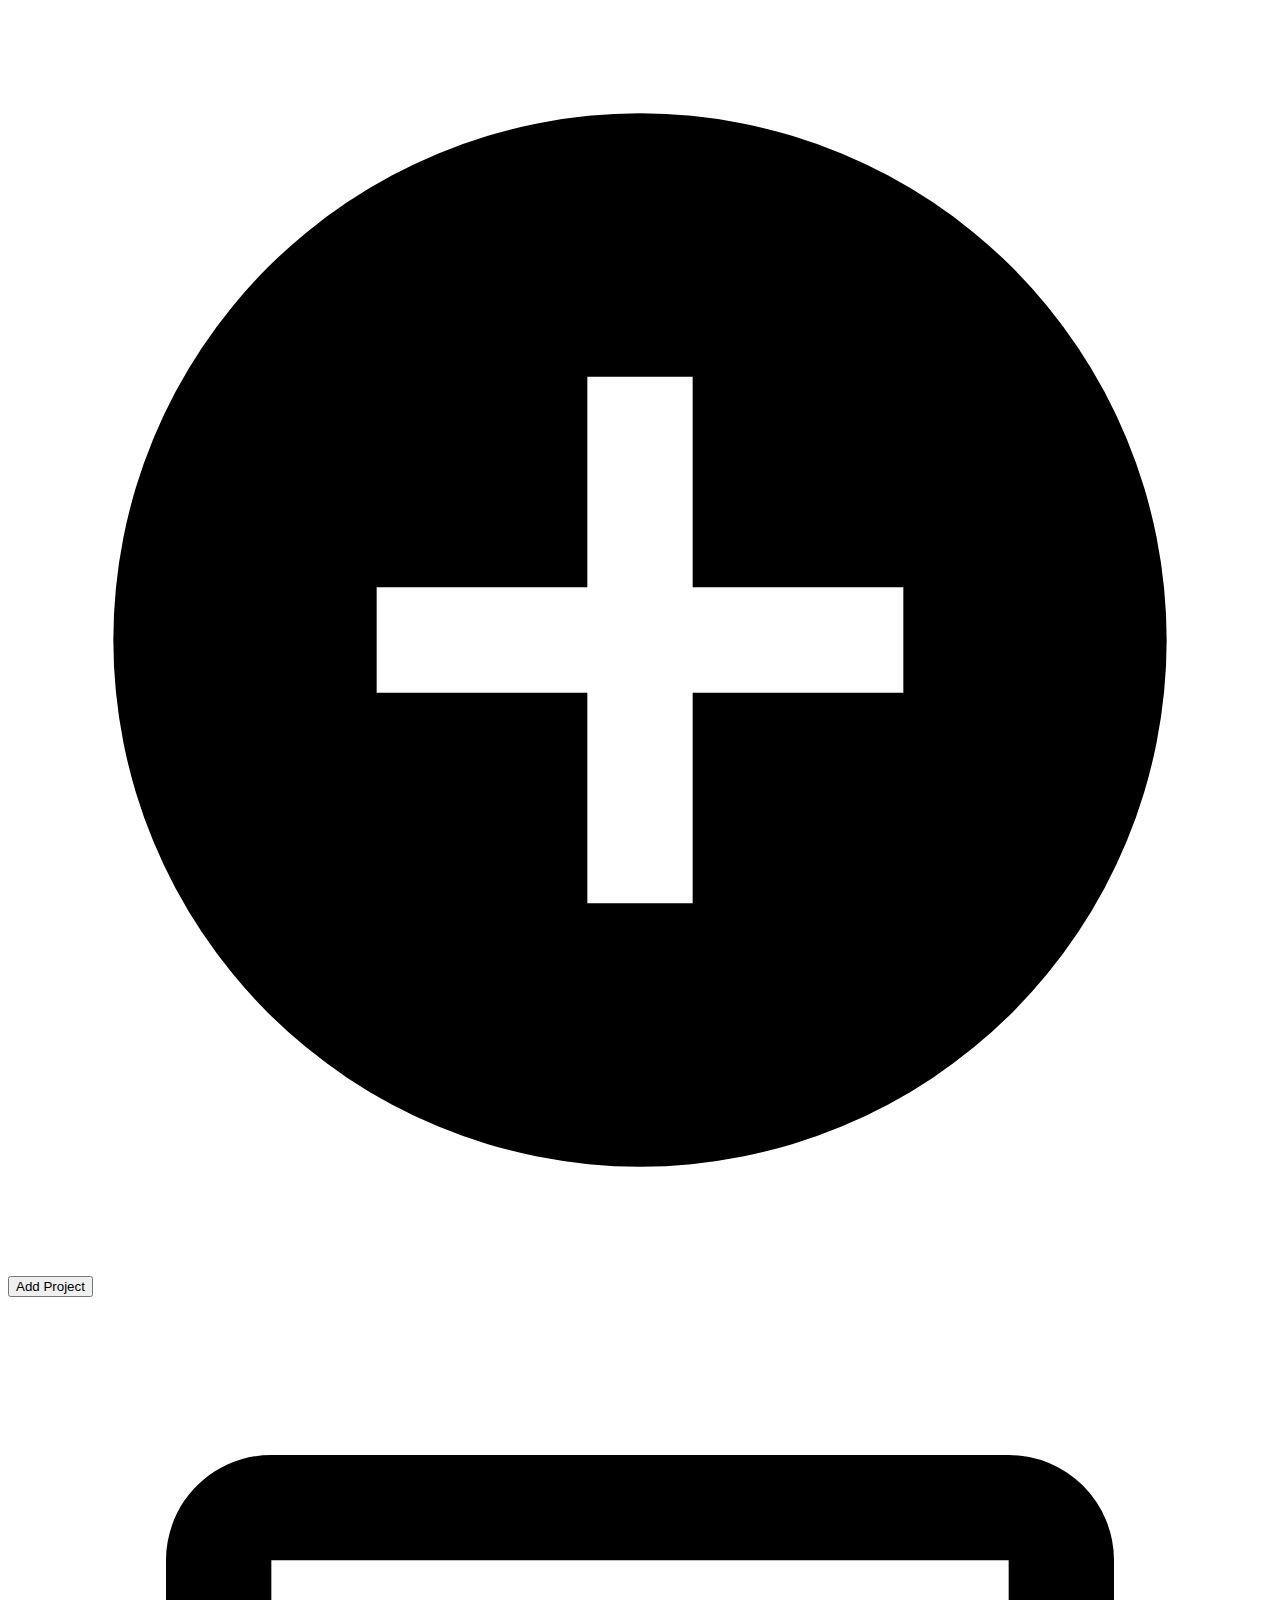
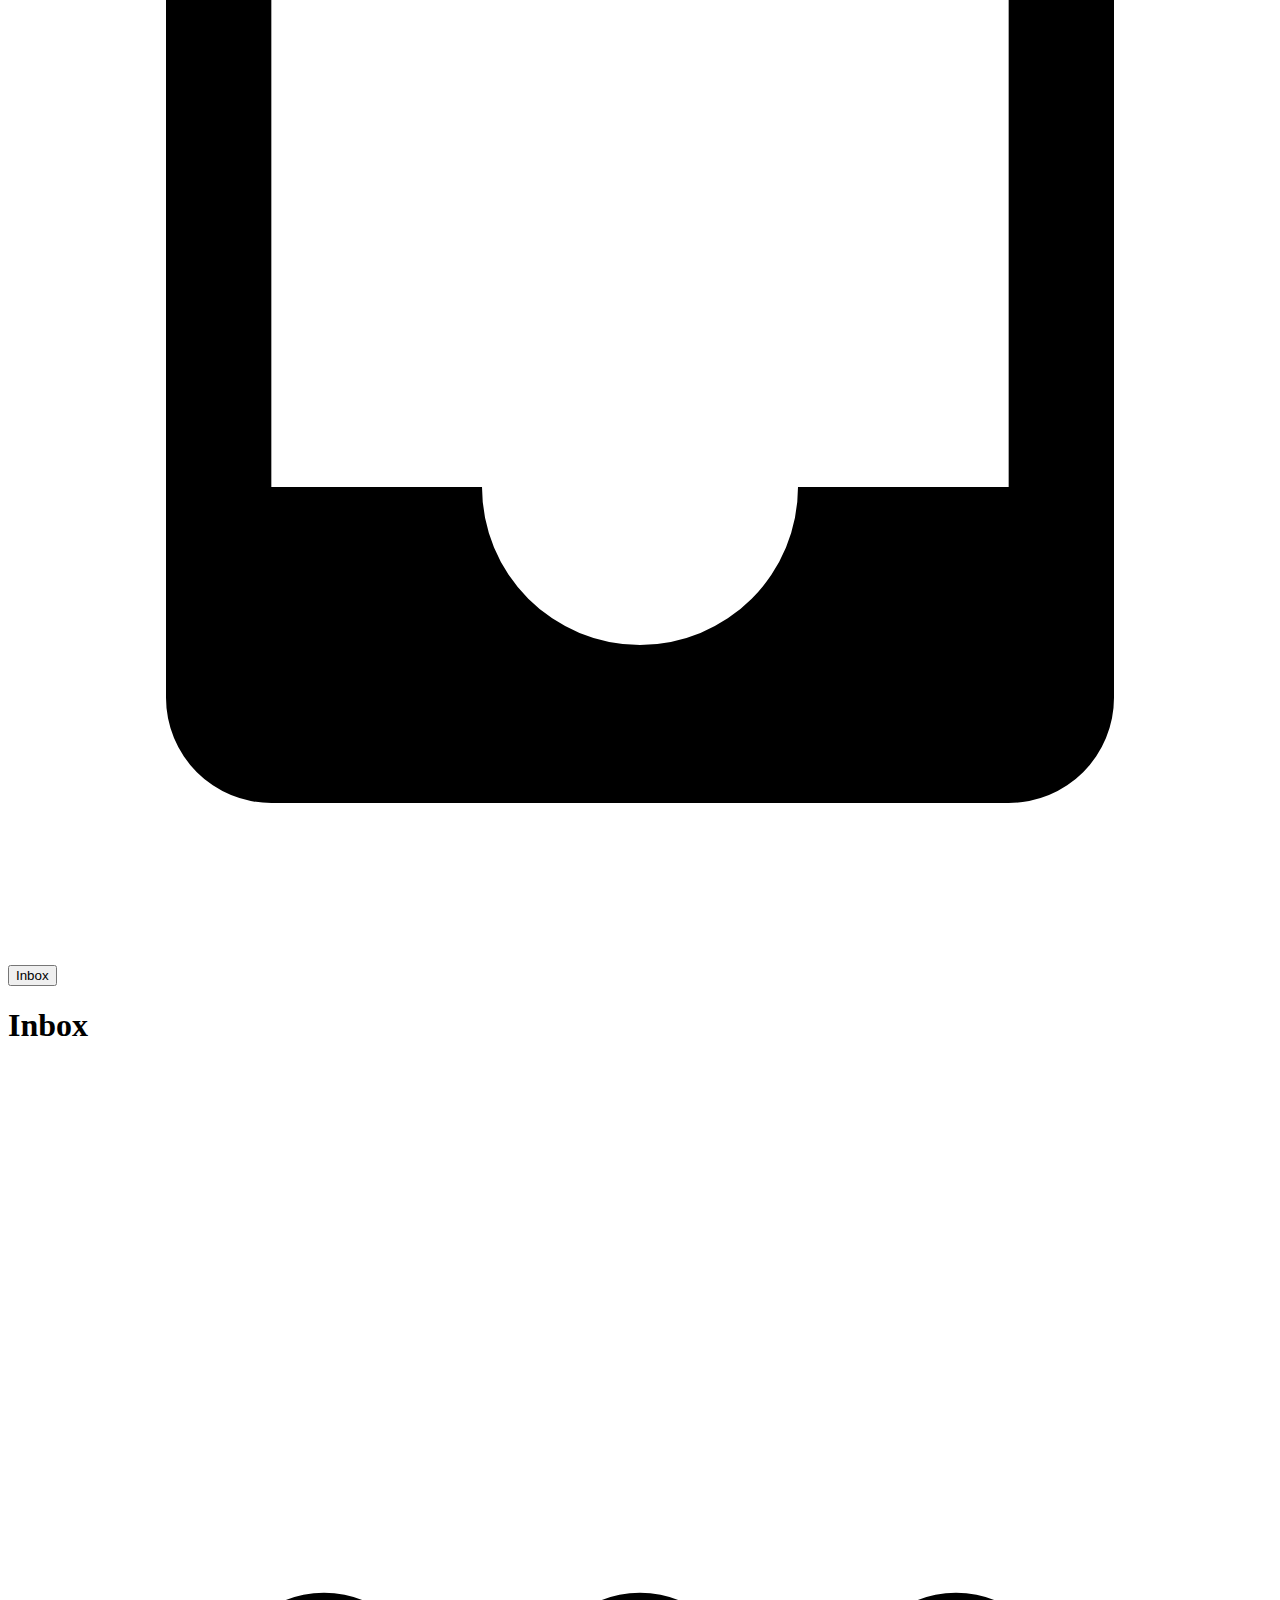
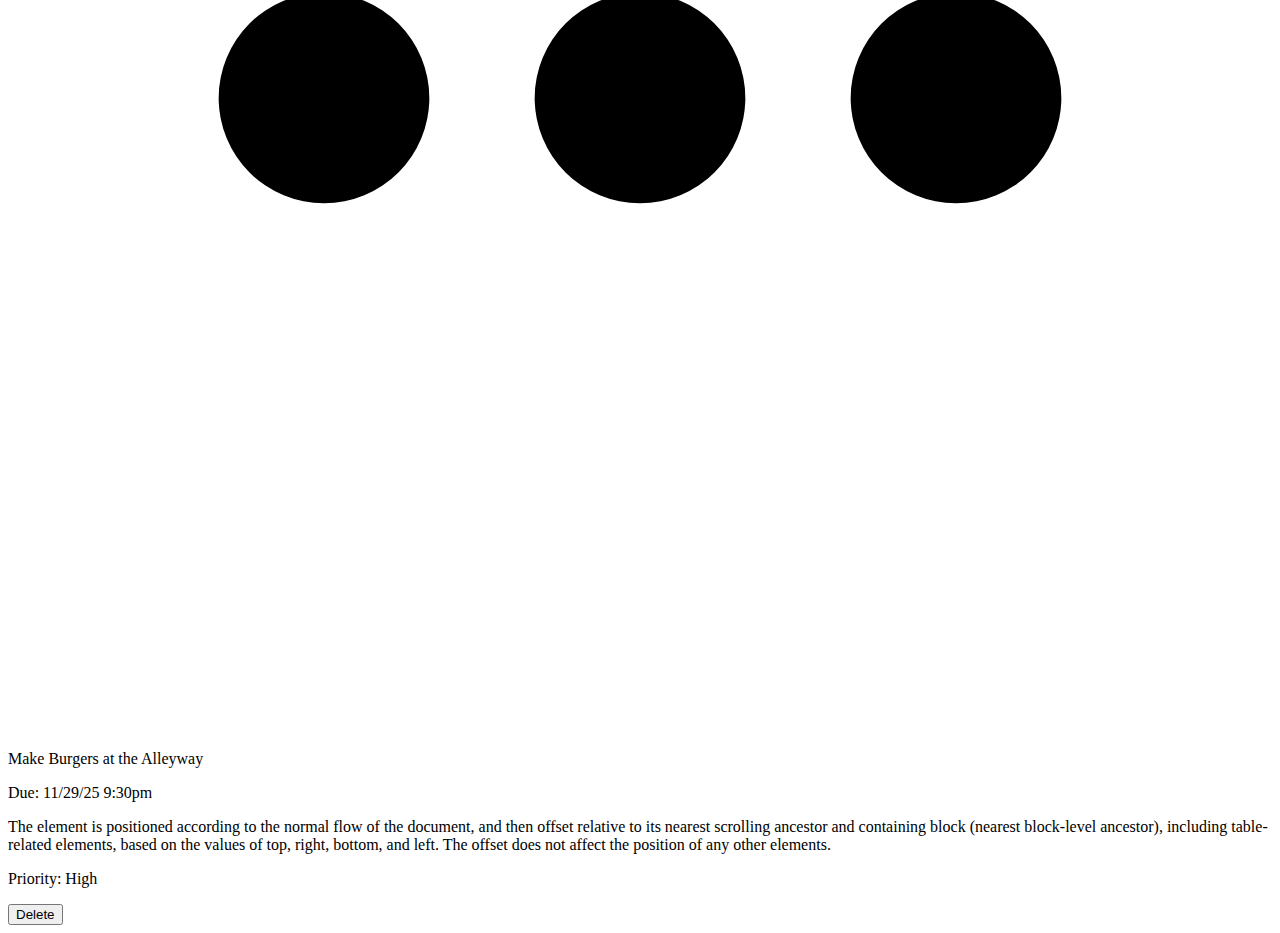
<file: dynamicUI/src/template.html>
<!doctype html>
<html lang="en">
	<head>
		<meta charset="UTF-8" />
		<meta
			name="viewport"
			content="width=device-width, initial-scale=1.0"
		/>
		<title>Dynamic UI</title>
	</head>
	<body>
		<aside id="aside">
			<nav>
				<div class="addTask">
					<img
						src="icons/plus-circle.svg"
						alt="Add tasks button"
					/>
					<button id="asideButton">Add Project</button>
				</div>

				<div class="inboxContainer">
					<img
						src="icons/inbox.svg"
						alt="inbox"
					/>
					<button
						class="navButtons"
						id="currentTasks"
					>
						Inbox
					</button>
				</div>
			</nav>
		</aside>
		<div id="content">
			<div id="header">
				<div id="headline">
					<h1 id="topic">Inbox</h1>
				</div>
				<div id="options">
					<img
						src="icons/dots-horizontal (1).svg"
						alt="More Options"
						id="ellipsis"
					/>
				</div>
			</div>
			<div class="headlineContent">
				<div
					class="card"
					id="card01"
				>
					<div class="cardHeader">
						<p class="textTitle">Make Burgers at the Alleyway</p>
						<p class="textDue">Due: 11/29/25 9:30pm</p>
					</div>
					<p class="textDesc">
						The element is positioned according to the normal flow
						of the document, and then offset relative to its nearest
						scrolling ancestor and containing block (nearest
						block-level ancestor), including table-related elements,
						based on the values of top, right, bottom, and left. The
						offset does not affect the position of any other
						elements.
					</p>
					<div class="cardFooter">
						<p class="textPriority">Priority: High</p>
						<button class="deleteButton options">Delete</button>
					</div>
				</div>
			</div>
		</div>
	</body>
</html>
</file>
